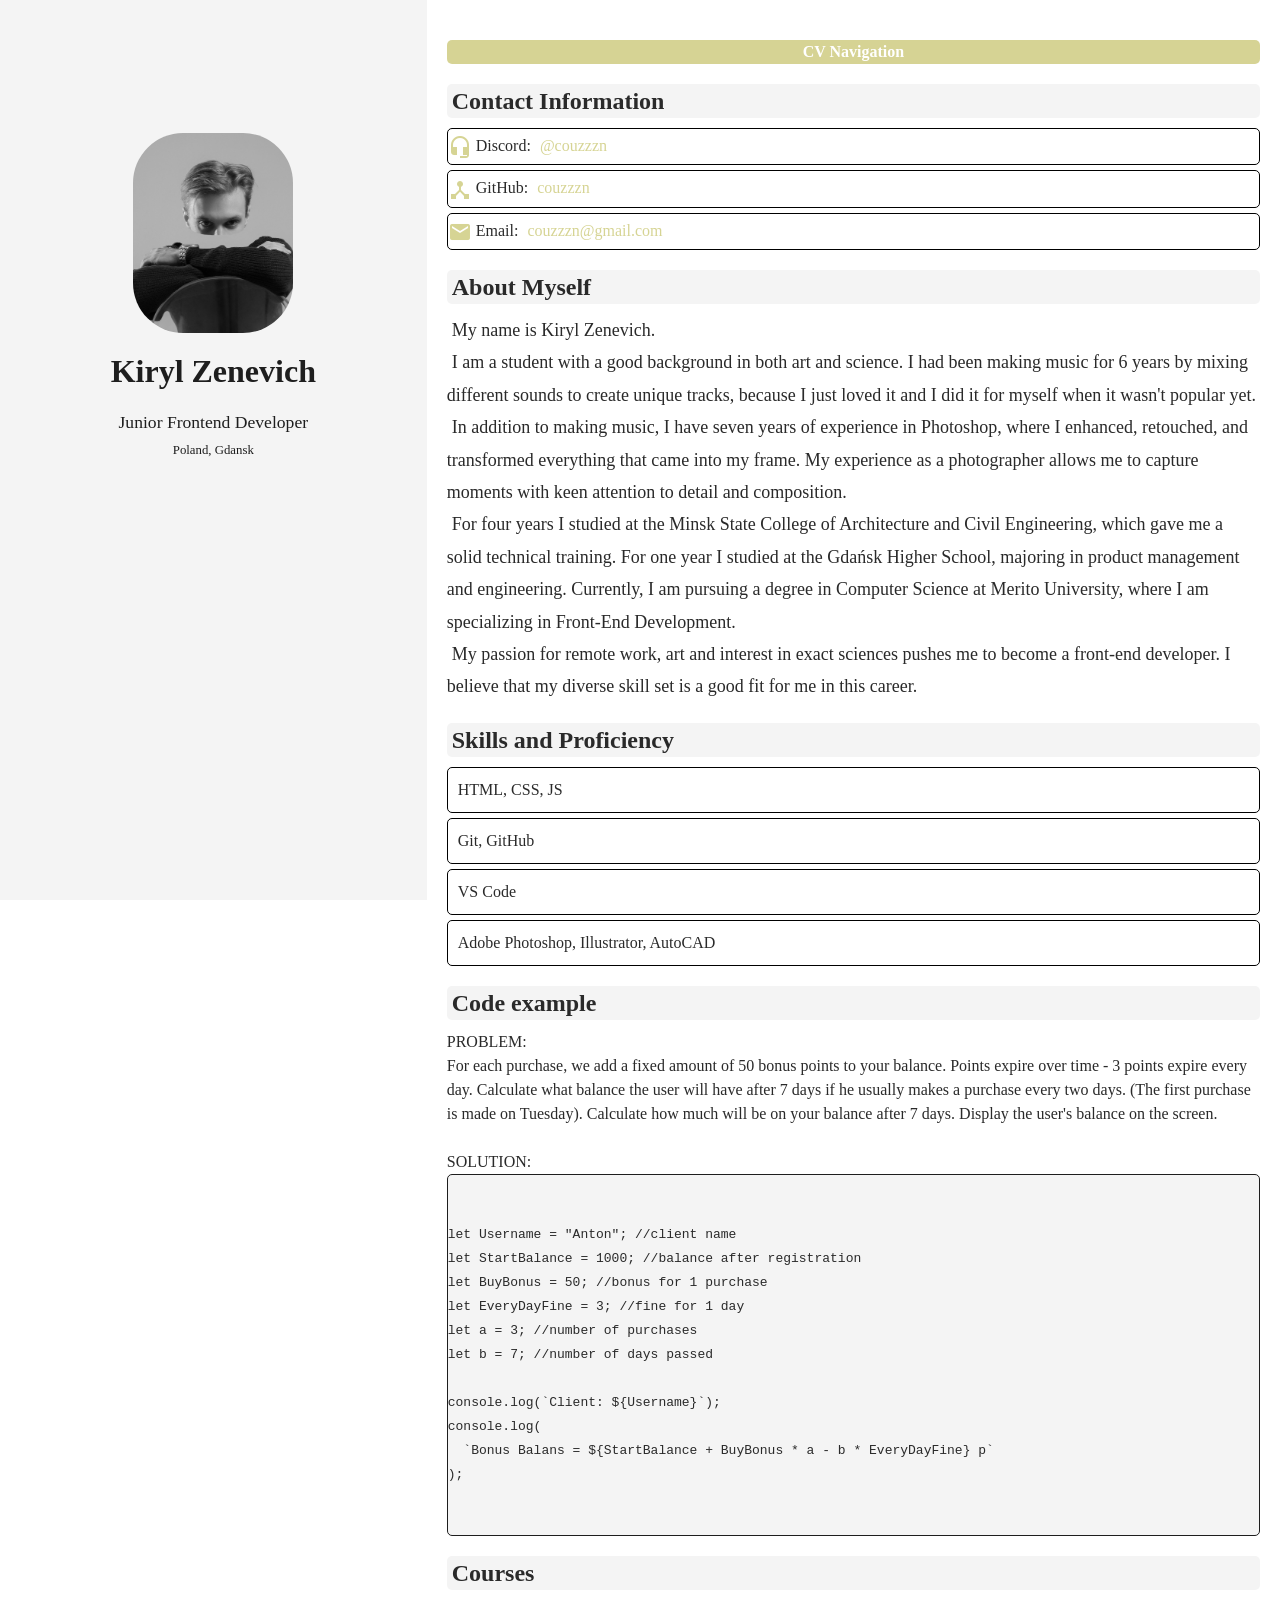
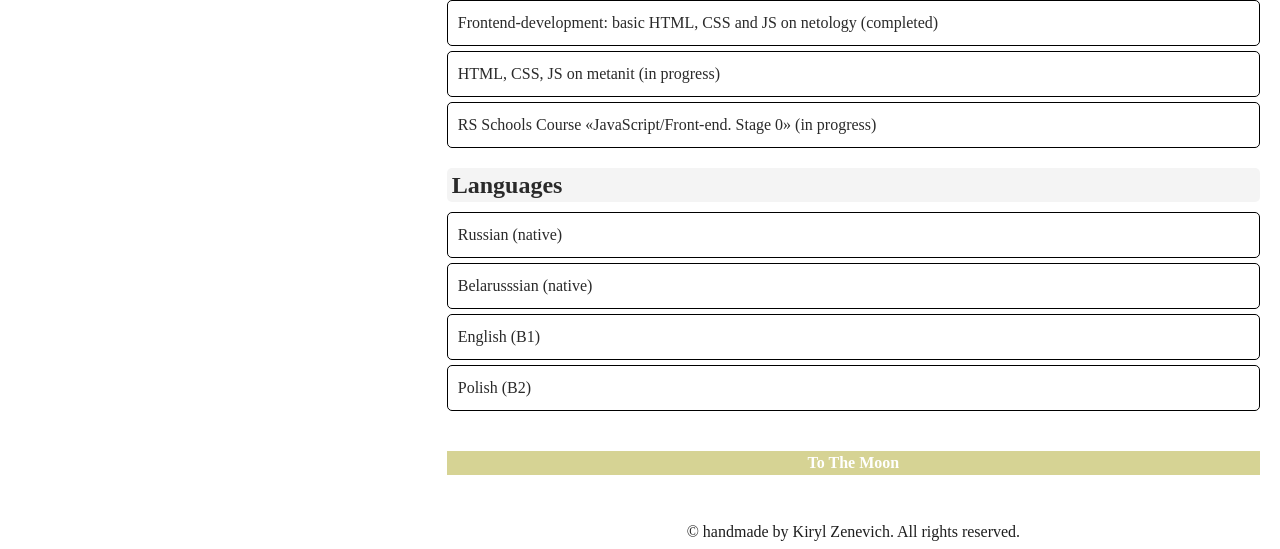
<file: maincv/index.html>
<!DOCTYPE html>
<html lang="en">
  <head>
    <meta charset="UTF-8" />
    <meta name="viewport" content="width=device-width, initial-scale=1.0" />
    <title>My CV</title>
    <link rel="icon" type="image/x-icon" href="assets/img/3757968.ico" />

    <link rel="stylesheet" href="style.css" />
    <link
      rel="stylesheet"
      href="https://fonts.googleapis.com/icon?family=Material+Icons"
    />

    <script src="script.js"></script>
  </head>
  <body>
    <header class="header-left">
      <div class="header-info">
        <img
          class="me-img"
          src="assets/img/IMG_0353.jpg"
          alt="Author's CV photo"
        />
        <h1 class="name">Kiryl Zenevich</h1>
        <p class="job-title">Junior Frontend Developer</p>
        <p class="address">Poland, Gdansk</p>
      </div>
    </header>
    <main class="main-right">
      <nav class="navigation-menu">
        <button class="drop-button" onclick="myFunction()">
          CV Navigation
        </button>
        <ul class="navigation-list" id="dropdown-list">
          <li class="navigation-list-element">
            <a href="#title-contact">Contact Information</a>
          </li>
          <li class="navigation-list-element">
            <a href="#title-bio">About Myself</a>
          </li>
          <li class="navigation-list-element">
            <a href="#title-skills">Skills and Proficiency</a>
          </li>
          <li class="navigation-list-element">
            <a href="#title-code">Code example</a>
          </li>
          <li class="navigation-list-element">
            <a href="#title-courses">Courses</a>
          </li>
          <li class="navigation-list-element">
            <a href="#title-languages">Languages</a>
          </li>
        </ul>
      </nav>
      <section class="contact">
        <h2 id="title-contact">Contact Information</h2>
        <ul class="contact-list">
          <li class="contact-list-element">
            <i class="material-icons">headset_mic</i> Discord:
            <a class="discord" href="https://discord.com/">@couzzzn</a>
          </li>
          <li class="contact-list-element">
            <i class="material-icons">device_hub</i> GitHub:
            <a class="git-hub" href="https://github.com/couzzzn">couzzzn</a>
          </li>
          <li class="contact-list-element">
            <i class="material-icons">mail</i> Email:
            <a class="mail" href="mailto:couzzzn@gmail.com&body=привет"
              >couzzzn@gmail.com</a
            >
          </li>
        </ul>
      </section>
      <section class="bio">
        <h2 id="title-bio">About Myself</h2>
        <p>My name is Kiryl Zenevich.<br /></p>
        <p>
          I am a student with a good background in both art and science. I had
          been making music for 6 years by mixing different sounds to create
          unique tracks, because I just loved it and I did it for myself when it
          wasn't popular yet.<br />
        </p>
        <p>
          In addition to making music, I have seven years of experience in
          Photoshop, where I enhanced, retouched, and transformed everything
          that came into my frame. My experience as a photographer allows me to
          capture moments with keen attention to detail and composition.<br />
        </p>
        <p>
          For four years I studied at the Minsk State College of Architecture
          and Civil Engineering, which gave me a solid technical training. For
          one year I studied at the Gdańsk Higher School, majoring in product
          management and engineering. Currently, I am pursuing a degree in
          Computer Science at Merito University, where I am specializing in
          Front-End Development.<br />
        </p>
        <p>
          My passion for remote work, art and interest in exact sciences pushes
          me to become a front-end developer. I believe that my diverse skill
          set is a good fit for me in this career.
        </p>
      </section>
      <section class="skills">
        <h2 id="title-skills">Skills and Proficiency</h2>
        <ul class="common-list">
          <li class="common-list-element">HTML, CSS, JS</li>
          <li class="common-list-element">Git, GitHub</li>
          <li class="common-list-element">VS Code</li>
          <li class="common-list-element">
            Adobe Photoshop, Illustrator, AutoCAD
          </li>
        </ul>
        <!-- Repeat job sections as needed -->
      </section>
      <section class="code">
        <h2 id="title-code">Code example</h2>
        <p>
          PROBLEM: <br />For each purchase, we add a fixed amount of 50 bonus
          points to your balance. Points expire over time - 3 points expire
          every day. Calculate what balance the user will have after 7 days if
          he usually makes a purchase every two days. (The first purchase is
          made on Tuesday). Calculate how much will be on your balance after 7
          days. Display the user's balance on the screen.
        </p>
        <br />
        <p>SOLUTION:</p>
        <div class="code-example">
          <pre><code>
            
let Username = "Anton"; //client name
let StartBalance = 1000; //balance after registration
let BuyBonus = 50; //bonus for 1 purchase
let EveryDayFine = 3; //fine for 1 day
let a = 3; //number of purchases
let b = 7; //number of days passed

console.log(`Client: ${Username}`);
console.log(
  `Bonus Balans = ${StartBalance + BuyBonus * a - b * EveryDayFine} p`
);
      
          </code></pre>
        </div>
      </section>
      <section class="courses">
        <h2 id="title-courses">Courses</h2>
        <ul class="common-list">
          <li class="common-list-element">
            Frontend-development: basic HTML, CSS and JS on netology
            (completed)
          </li>
          <li class="common-list-element">
            HTML, CSS, JS on metanit (in progress)
          </li>
          <li class="common-list-element">
            RS Schools Course «JavaScript/Front-end. Stage 0» (in progress)
          </li>
        </ul>
      </section>
      <section class="languages">
        <h2 id="title-languages">Languages</h2>
        <ul class="common-list">
          <li class="common-list-element">Russian (native)</li>
          <li class="common-list-element">Belarusssian (native)</li>
          <li class="common-list-element">English (B1)</li>
          <li class="common-list-element">Polish (B2)</li>
        </ul>
      </section>
      <a class="up" href="#">To The Moon </a>
    </main>
    <footer class="footer-right">
      <span>&copy; handmade by Kiryl Zenevich. All rights reserved.</span>
    </footer>
  </body>
</html>
</file>
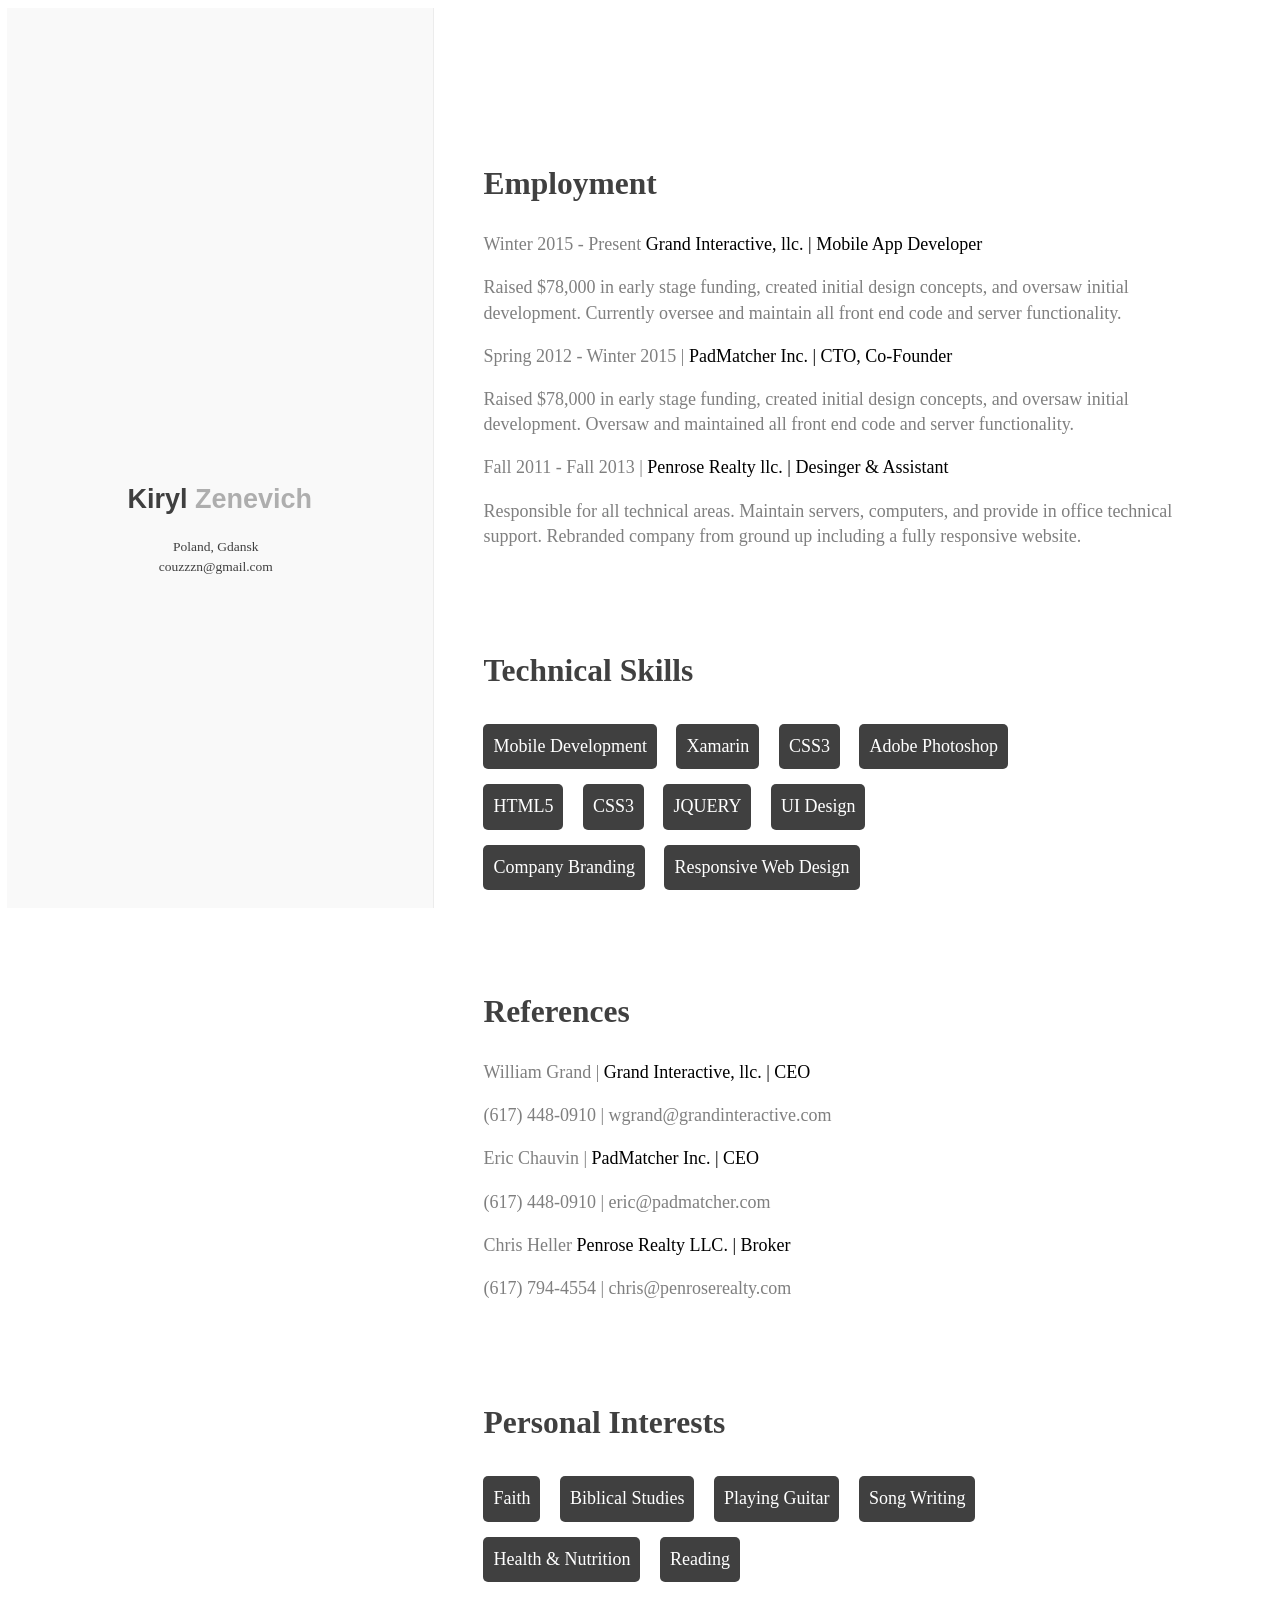
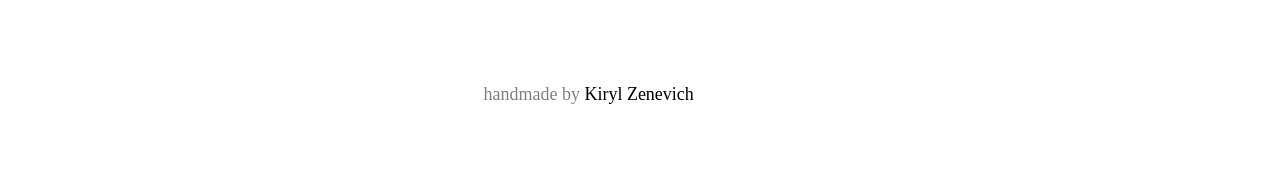
<file: cv/cv.html>
<!DOCTYPE html>
<html lang="en">
<head>
    <meta charset="UTF-8">
    <meta name="viewport" content="width=device-width, initial-scale=1.0">
    <title>MY CV</title>
    <link rel="stylesheet" href="cv.css">
</head>
<body>
    <main>
<div class="wrapper clearfix">
  <div class="left">

    <div class="name-hero">

      <div class="me-img"></div>

      <div class="name-text">

        <h1>Kiryl <em>Zenevich</em></h1>
        <p>Poland, Gdansk</p>
        <p>couzzzn@gmail.com</p>

      </div>

    </div>

  </div>
  <div class="right">

    <div class="inner">
      <section>
        <h1>Employment</h1>
        <p>Winter 2015 - Present <em>Grand Interactive, llc. | Mobile App Developer</em></p>
        <p>Raised $78,000 in early stage funding, created initial design
          concepts, and oversaw initial development. Currently oversee and maintain all front end code and server functionality.</p>
        <p>Spring 2012 - Winter 2015 | <em>PadMatcher Inc. | CTO, Co-Founder</em></p>
        <p>Raised $78,000 in early stage funding, created initial design
          concepts, and oversaw initial development. Oversaw and maintained all front end code and server functionality.</p>
        <p>Fall 2011 - Fall 2013 | <em>Penrose Realty llc. | Desinger & Assistant</em></p>
        <p>Responsible for all technical areas. Maintain servers, computers, and provide in office technical support. Rebranded company from ground up including a fully responsive website. </p>
      </section>
      <section>
        <h1>Technical Skills</h1>
        <ul class="skill-set">
          <li>Mobile Development</li>
          <li>Xamarin</li>
          <li>CSS3</li>
          <li>Adobe Photoshop</li>
          <li>HTML5</li>
          <li>CSS3</li>
          <li>JQUERY</li>
          <li>UI Design</li>
          <li>Company Branding</li>
          <li>Responsive Web Design</li>
        </ul>
      </section>
      <section>
        <h1>References</h1>
        <p>William Grand | <em>Grand Interactive, llc. | CEO</em></p>
        <p>(617) 448-0910 | wgrand@grandinteractive.com</p>
        <p>Eric Chauvin | <em>PadMatcher Inc. | CEO</em></p>
        <p>(617) 448-0910 | eric@padmatcher.com</p>
        <p>Chris Heller <em>Penrose Realty LLC. | Broker</em></p>
        <p>(617) 794-4554 | chris@penroserealty.com</p>
      </section>
      <section>
        <h1>Personal Interests</h1>
        <ul class="skill-set">
          <li>Faith</li>
          <li>Biblical Studies</li>
          <li>Playing Guitar</li>
          <li>Song Writing</li>
          <li>Health & Nutrition</li>
          <li>Reading</li>
        </ul>
      </section>
      <footer>
        <div class="handmade">
            <p>handmade by <em> Kiryl Zenevich</em></p>
          </div>
    </footer>
    </div>

  </div>

</div>
    
</body>
</html>
</file>
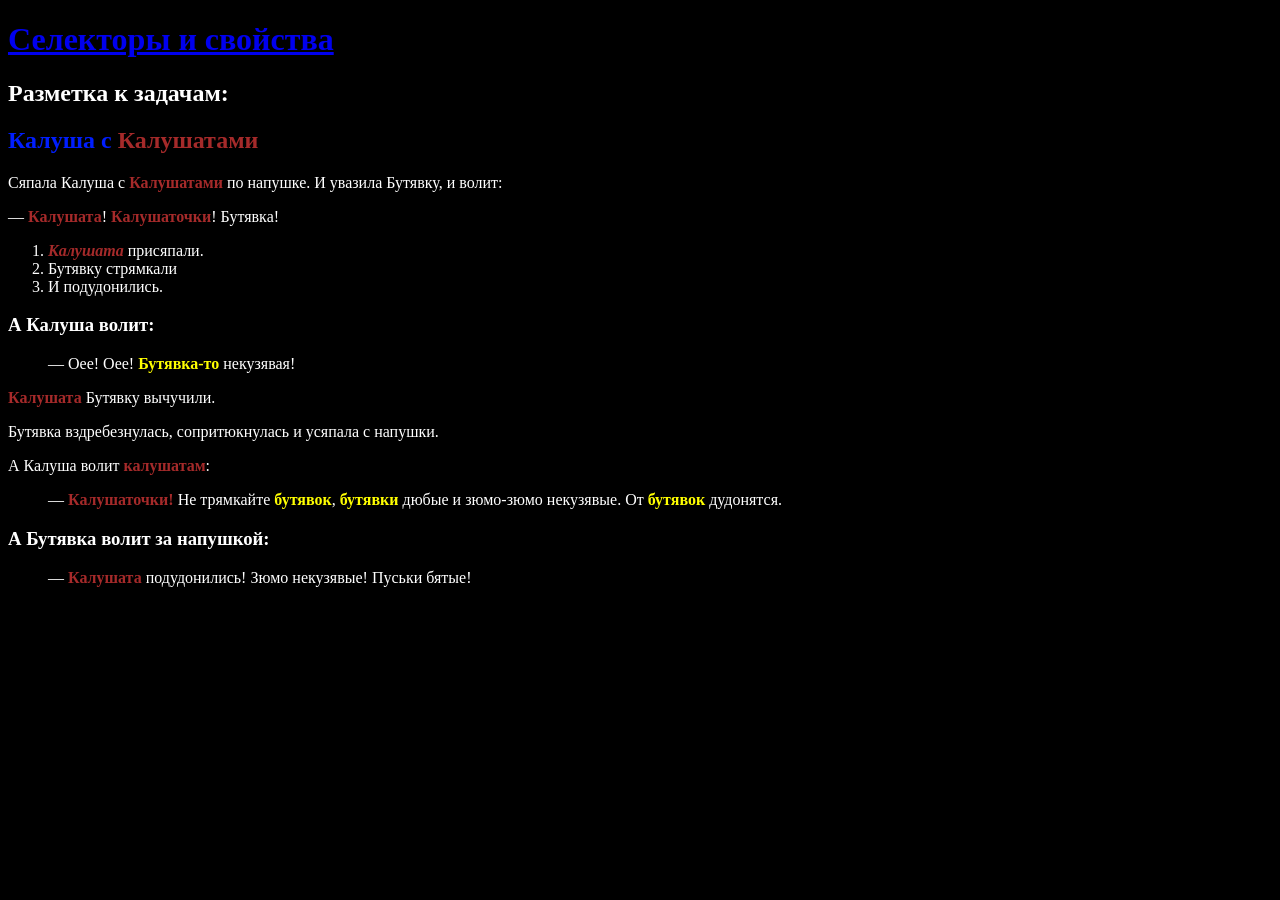
<file: domashka/domashka2.html>
<!DOCTYPE html>
<html lang="en">
<head>
    <meta charset="UTF-8">
    <meta name="viewport" content="width=device-width, initial-scale=1.0">
    <title>domashka2</title>
    <link rel="stylesheet" href="domashka2.css">
</head>
<body>
    <header>
        <h1><a href="https://netology-code.github.io/wm-homeworks/selectors/">Селекторы и свойства</a></h1>
      </header>
      <section>
        <h2>Разметка к задачам:</h2>
        <div>
          <h2>Калуша с <strong>Калушатами</strong></h2>
          <p>Сяпала Калуша с <strong>Калушатами</strong> по напушке. И увазила <span>Бутявку</span>, и волит:</p>
          <p>— <strong>Калушата</strong>!
            <strong>Калушаточки</strong>! <span>Бутявка!</span></p>
          <ol>
            <li><strong>Калушата</strong> присяпали.</li>
            <li><span>Бутявку</span> стрямкали</li>
            <li>И подудонились.</li>
          </ol>
          <h3>А Калуша волит:</h3>
          <blockquote>— Оее! Оее! <span>Бутявка-то</span> некузявая!</blockquote>
          <p><strong>Калушата</strong> <span>Бутявку</span> вычучили.</p>
          <p><span>Бутявка</span> вздребезнулась, сопритюкнулась и усяпала с напушки.</p>
          <p>А Калуша волит <strong>калушатам</strong>:</p>
          <blockquote>— <strong>Калушаточки!</strong> Не трямкайте <span>бутявок</span>, <span>бутявки</span> дюбые и зюмо-зюмо некузявые. От <span>бутявок</span> дудонятся.</blockquote>
          <h3>А <span>Бутявка</span> волит за напушкой:</h3>
          <blockquote>— <strong>Калушата</strong> подудонились! Зюмо некузявые! Пуськи бятые!</blockquote>
        </div>
      </section>
</body>
</html>
</file>
<file: maincv/style.css>
* {
  -moz-box-sizing: border-box;
  -webkit-box-sizing: border-box;
  box-sizing: border-box;

  margin: 0;
  padding: 0;
}
:root {
  --main-yellow: #a39e1072;
  --back-yellow: #909065;
  --main-black: black;
  --second-black: rgb(30, 30, 30);
  --third-black: rgb(244, 244, 244);
  --main-grey: rgb(42, 42, 42);
}

body {
  font-style: normal;
  font-variant: normal;
  font-weight: 400;
  font-size: 100%;
  line-height: 24px;
  font-family: Georgia, "Times New Roman", Times, serif;
  font-size: 100%;
  min-height: 100vh;
  background-color: white;
  color: var(--main-grey);
}

.header-left {
  text-align: center;
  padding: 10% 5% 5% 5%;
  margin: 0px;
  position: fixed;
  width: 33.33%;
  min-width: 256px;
  height: 100%;
  background-color: var(--third-black);
  color: var(--second-black);
}
.header-info {
  margin: 150px 0px 0px 0px;
  padding: 50px;
  display: contents;
}
.me-img {
  border-radius: 50px;
  height: 200px;
  width: 160px;
  margin: 5px;
  padding: 0px;
}

.name {
  font-size: 200%;
  line-height: 150%;
  margin: 0px 5px 10px 5px;
  padding: 2px;
}

.job-title {
  font-size: 110%;
  line-height: 150%;
  margin: 2px;
  padding: 2px;
}

.address {
  font-size: 80%;
  line-height: 150%;
  margin: 2px;
  padding: 2px;
}

.main-right {
  float: right;
  height: 100%;
  position: relative;
  width: 66.66%;
  margin: 0px;
  padding: 20px;
  overflow-x: hidden;
}

.drop-button:hover,
.drop-button:focus {
  background-color: var(--back-yellow);
}

.navigation-menu {
  position: relative;
  display: inline-block;
  width: 100%;
  margin: 20px 0px;
  border-radius: 5px;
}

.drop-button {
  font-weight: 700;
  line-height: 24px;
  font-family: Georgia, "Times New Roman", Times, serif;
  font-size: 100%;
  text-align: center;
  width: 100%;
  background-color: var(--main-yellow);
  color: rgb(255, 255, 255);
  position: relative;
  border: none;
  cursor: pointer;
  border-radius: 5px;
}
.navigation-list {
  list-style-type: none;
  display: none;
  position: absolute;
  color: black;
  background-color: rgb(255, 255, 255);
  border-radius: 10px;
  min-width: 160px;
  box-shadow: 0px 10px 16px 0px rgba(0, 0, 0, 0.3);
  z-index: 1;
  
}

.navigation-list-element {
  border-radius: 10px;
  text-align: left;
  padding: 0px;
  margin: 0px;
}

.navigation-list-element a {
  color: rgb(0, 0, 0);
  text-decoration: none;
  display: flex;
  padding: 10px;
  border-radius: 10px;
}

.navigation-list-element a:hover,
.navigation-list-element a:focus,
.navigation-list-element:hover,
.navigation-list-element:focus {
  background-color: var(--back-yellow);
  color: #ffffff;
}

.show {
  display: block;
}

section {
  margin-bottom: 20px;
}

.mail {
  text-decoration: none;
  color: var(--main-yellow);
  border-radius: 5px;
  padding: 0px 5px;
}

.mail:hover,
.mail:focus {
  color: var(--back-yellow);
  
}

.discord {
  text-decoration: none;
  color: var(--main-yellow);
  border-radius: 5px;
  padding: 0px 5px;
}

.discord:hover,
.discord:focus {
  color: var(--back-yellow);
  
}

.git-hub {
  text-decoration: none;
  color: var(--main-yellow);
  border-radius: 5px;
  padding: 0px 5px;
}

.git-hub:hover,
.git-hub:focus {
  color: var(--back-yellow);
  
}

.contact {
  vertical-align: middle;
}

.contact-list {
  list-style-type: none;
}

.contact-list-element {
  padding: 5px 0px;
  margin: 5px 0px;
  border: 1px solid black;
  border-radius: 5px;
}

.material-icons {
  padding: 0px;
  margin: 0px;
  vertical-align: middle;
  color: var(--main-yellow);
  font-size: 24px;
}

h2 {
  margin-bottom: 10px;
  padding: 5px;
  background-color: var(--third-black);
  border-radius: 5px;
}

.common-list {
  list-style-type: none;
}

.common-list-element {
  background: white;
  margin-bottom: 5px;
  padding: 10px;
  border-radius: 5px;
  border: 1px solid black;
}

.common-list-element:focus,
.common-list-element:hover {
  background-color: var(--main-yellow);
  color: #ffffff;
}
.code-example {
  background-color: var(--third-black);
  border: 1px solid var(--second-black);
  border-radius: 5px;
}

.up {
  display: inline-block;
  width: 100%;
  margin: 20px 0px;
  font-weight: 700;
  line-height: 24px;
  font-family: Georgia, "Times New Roman", Times, serif;
  font-size: 100%;
  text-align: center;
  text-decoration: none;
  background-color: var(--main-yellow);
  color: rgb(255, 255, 255);
  position: relative;
  border: none;
  cursor: pointer;
}

.up:hover,
.up:focus {
  background-color: var(--back-yellow);
}

.footer-right {
  float: right;
  height: 100%;
  position: relative;
  width: 66.66%;
  text-align: center;
  margin: 0px;
  padding: 5px;
  color: var(--second-black);
}

.bio p {
  font-size: 18px;
  line-height: 1.8;
  text-indent: 5px;
}
</file>
<file: cv/cv.css>
*, *:before, *:after {
    -moz-box-sizing: border-box; -webkit-box-sizing: border-box; box-sizing: border-box;
   }
  
  html
  {
      font-size:100%;
  }
  
  body
  {
      color:#333332;
      font-family:Lora, serif;
      font-size:18px;
      font-weight:400;
      line-height:1.4;
      text-rendering:optimizeLegibility;
  }
  
  .skill-set li:hover
  {
      background:#3498db;
  }
  
  h1
  {
      color:rgba(0,0,0,.75);
  }
  
  .wrapper
  {
      height:100%;
  }
  
  .left
  {
      background-color:rgba(0,0,0,.025);
      border-right:1px solid rgba(0,0,0,.05);
      float:right;
      height:100%;
      margin-left:-1px;
      min-width:256px;
      position:fixed;
      width:33.33%;
    
  }
  
  .right
  {
      float:right;
      height:100%;
      position:relative;
      width:66.66%;
  }
  
  
  .name-hero
  {
      background:rgba(0,0,0,.001);
      bottom:0;
      height:290px;
      left:0;
      margin:auto;
      position:absolute;
      right:0;
      top:0;
      width:85%;
  }
  
  .me-img
  {
      background:url(https://media-exp1.licdn.com/dms/image/C4E03AQGnLq_IB_mf8Q/profile-displayphoto-shrink_400_400/0/1631022739752?e=1648684800&v=beta&t=eICUjHeH_g9GQEItmEMK1j2gCADwqfjrlccSD_5za58) no-repeat center center ;
      background-size:100%;
    background-position:0px;
      border-radius:100%;
      height:150px;
      margin:0 auto;
      position:relative;
      width:150px;
  }
  
  .name-hero h1
  {
      font-family:Open Sans, sans-serif;
      font-size:1.5em;
      text-align:center;
  }
  
  .name-hero h1 em
  {
      color:rgba(0,0,0,.3);
      font-style:normal;
      font-weight:700;
  }
  
  .name-hero p
  {
      color:rgba(0,0,0,.75);
      font-size:.75em;
      line-height:1.5;
      margin:0 8px 0 0;
      text-align:center;
  }
  
  .name-hero .name-text
  {
      margin:0 auto;
      width:85%;
  }
  
  .inner
  {
      margin:0 auto;
      max-width:975px;
      padding:3em;
  }
  
  .inner h1
  {
      font-size:1.75em;
  }
  
  .inner p
  {
      color:rgba(0,0,0,.5);
  }
  
  .inner p em
  {
      color:rgba(0,0,0,1);
      font-style:normal;
  }
  
  .inner section
  {
      margin:100px auto;
  }
  
  ul
  {
      list-style-type:none;
      margin-top:-10px;
      max-width:570px;
      padding:0;
  }
  
  .skill-set li
  {
      background:rgba(0,0,0,.75);
      border-radius:5px;
      color:#FFF;
      display:inline-block;
      list-style:none;
      margin:15px 15px 0 0;
      padding:10px;
      text-align:justify;
  }
  
  @media screen and (max-width: 48em) {
      .right,.left
      {
          float:none;
      position:relative !important;
          width:100%;
      min-height:500px;
      }
    .handmade {
    text-align:center !important;
    margin-top:0px !important;
  }
  
  @media screen and (max-width: 75em) {
      body
  { font-size:16px;}
  }
  
  @media screen and (max-width: 60em) {
      body
  { font-size:14px;}
  }
  .clearfix:after {
     content: " "; /* Older browser do not support empty content */
     visibility: hidden;
     display: block;
     height: 0;
     clear: both;
  }
  .handmade {
    text-align:right;
    margin-top:100px;
  }
  .handmade p {
    font-family: 'Shadows Into Light', cursive;
    font-size: 1.25em;
    margin-left:25px;
  }
}
</file>
<file: domashka/domashka2.css>
body{
    background-color: black;
    color: white;
}
div h2 {
    color: rgb(0, 30, 255);
  }

strong{
    color: brown;
  }

blockquote span{
    color: yellow;
    font-weight: 600;
}

ol strong{
    font-style: italic;
}
</file>
